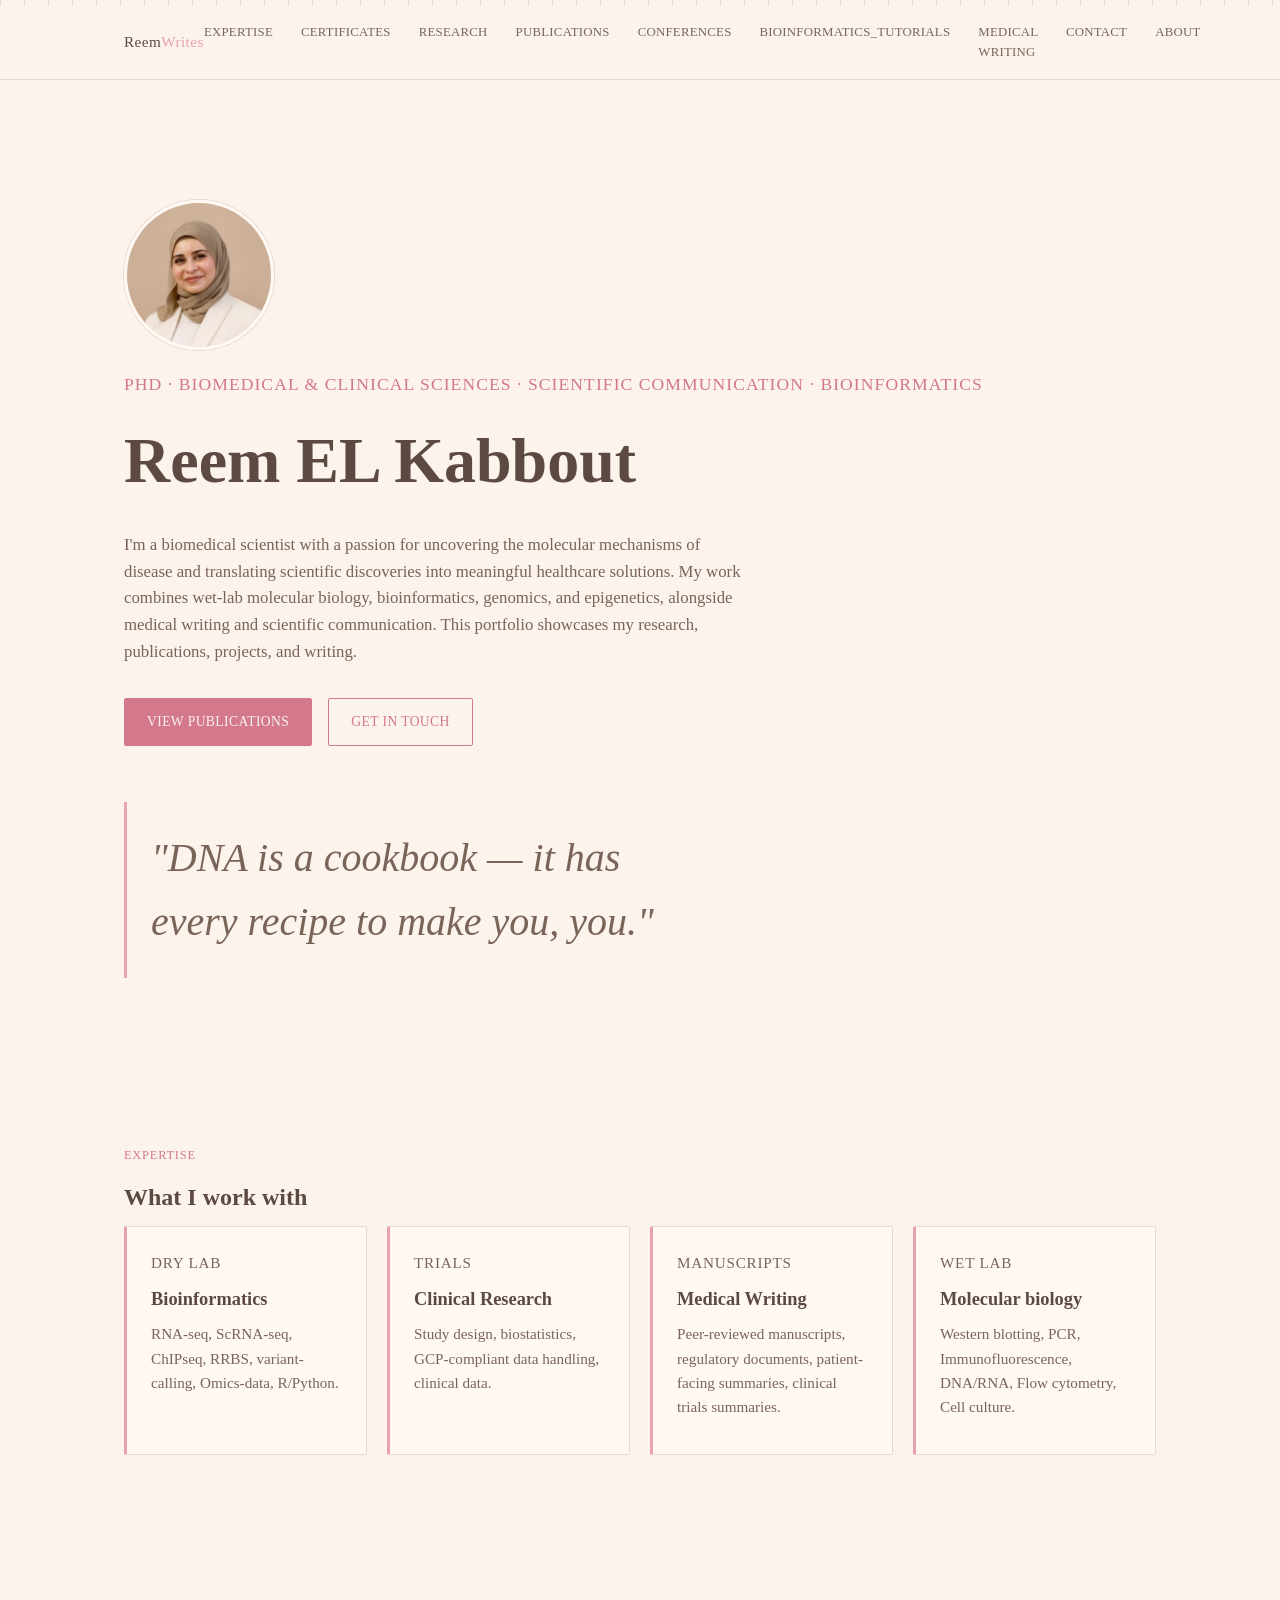
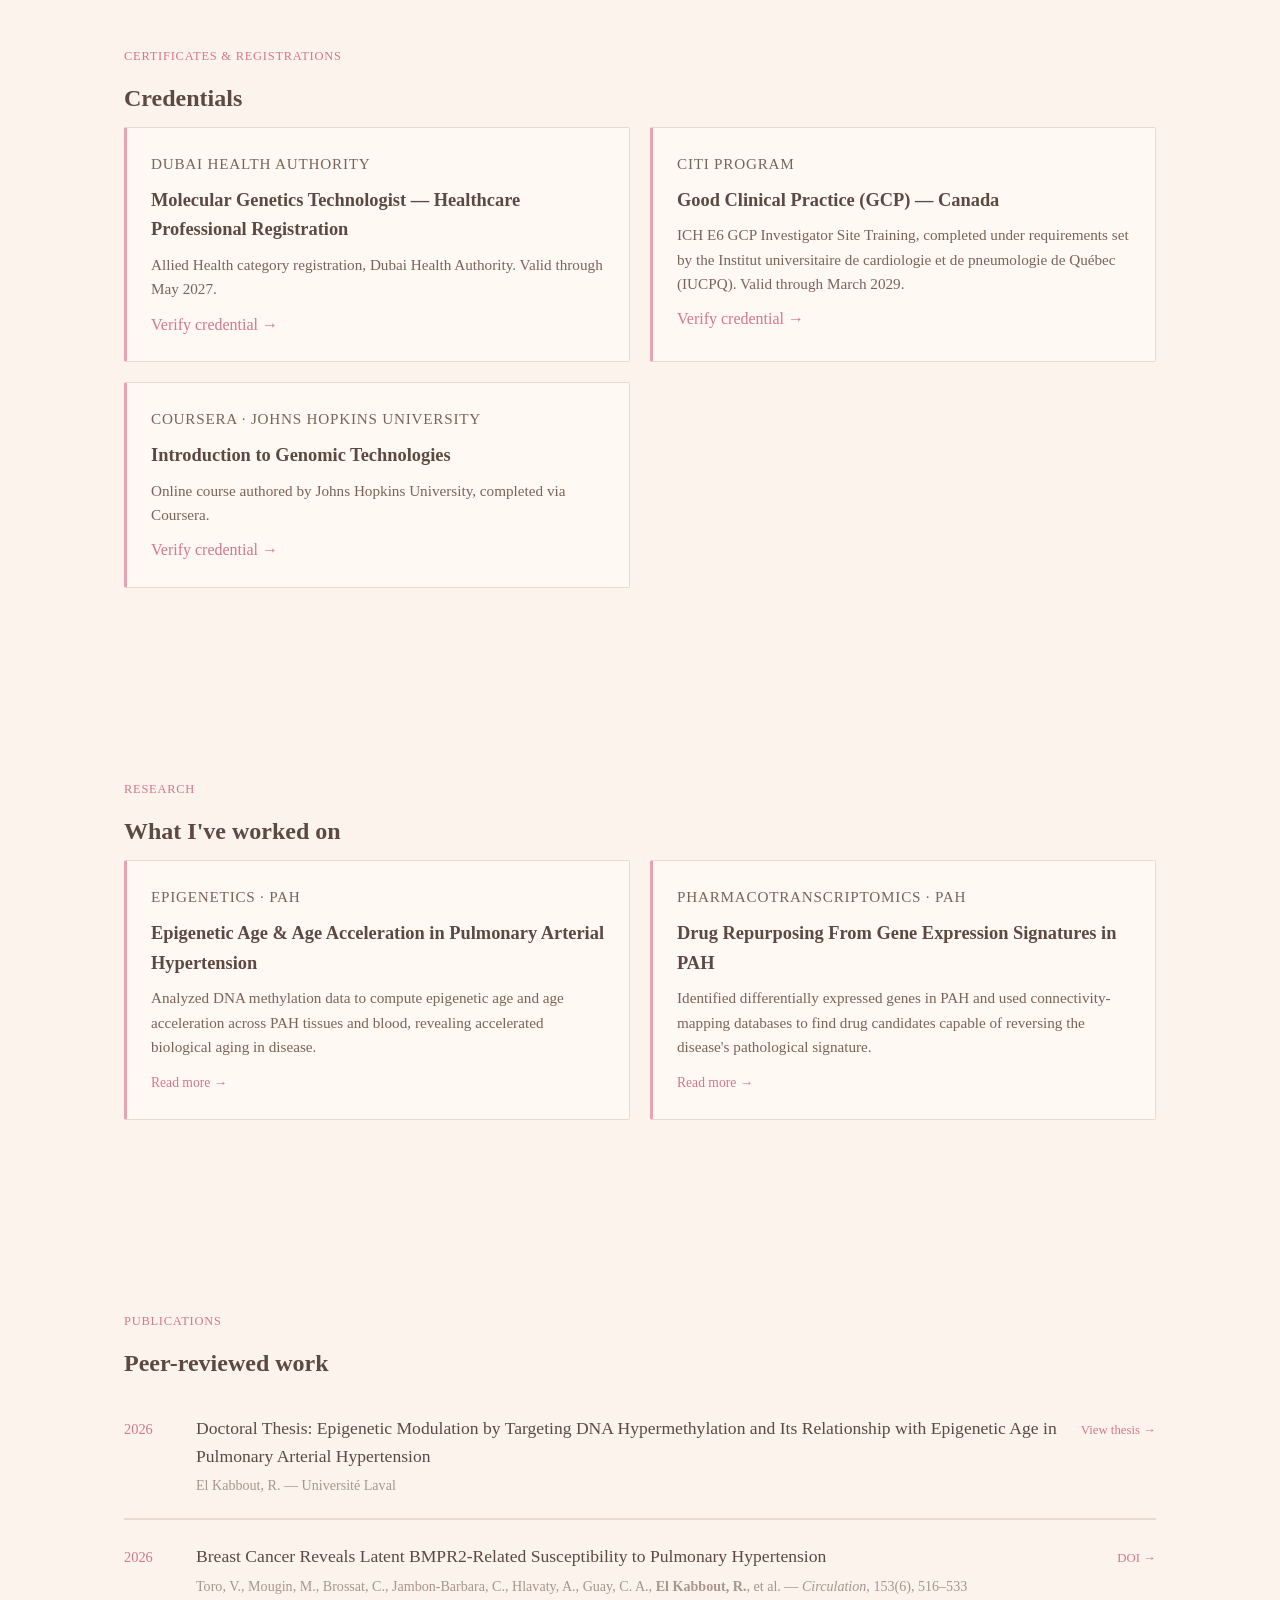
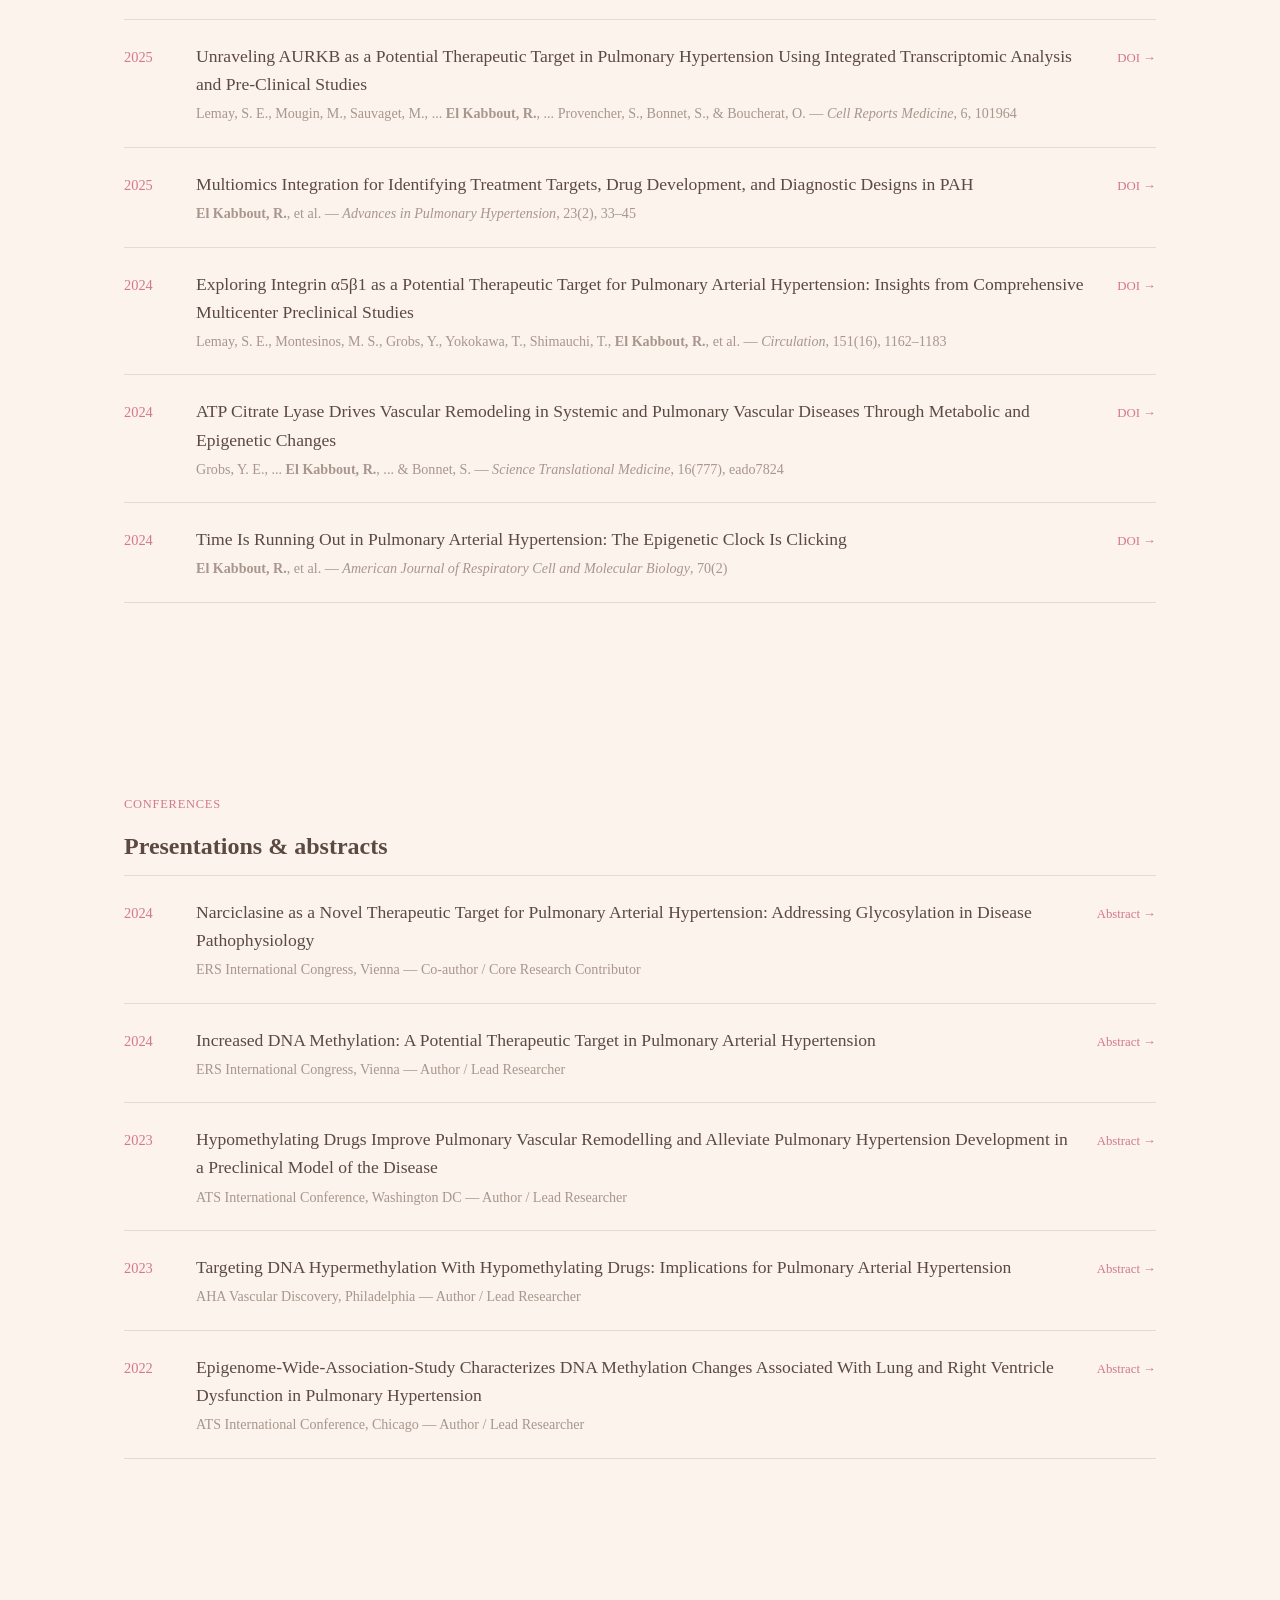
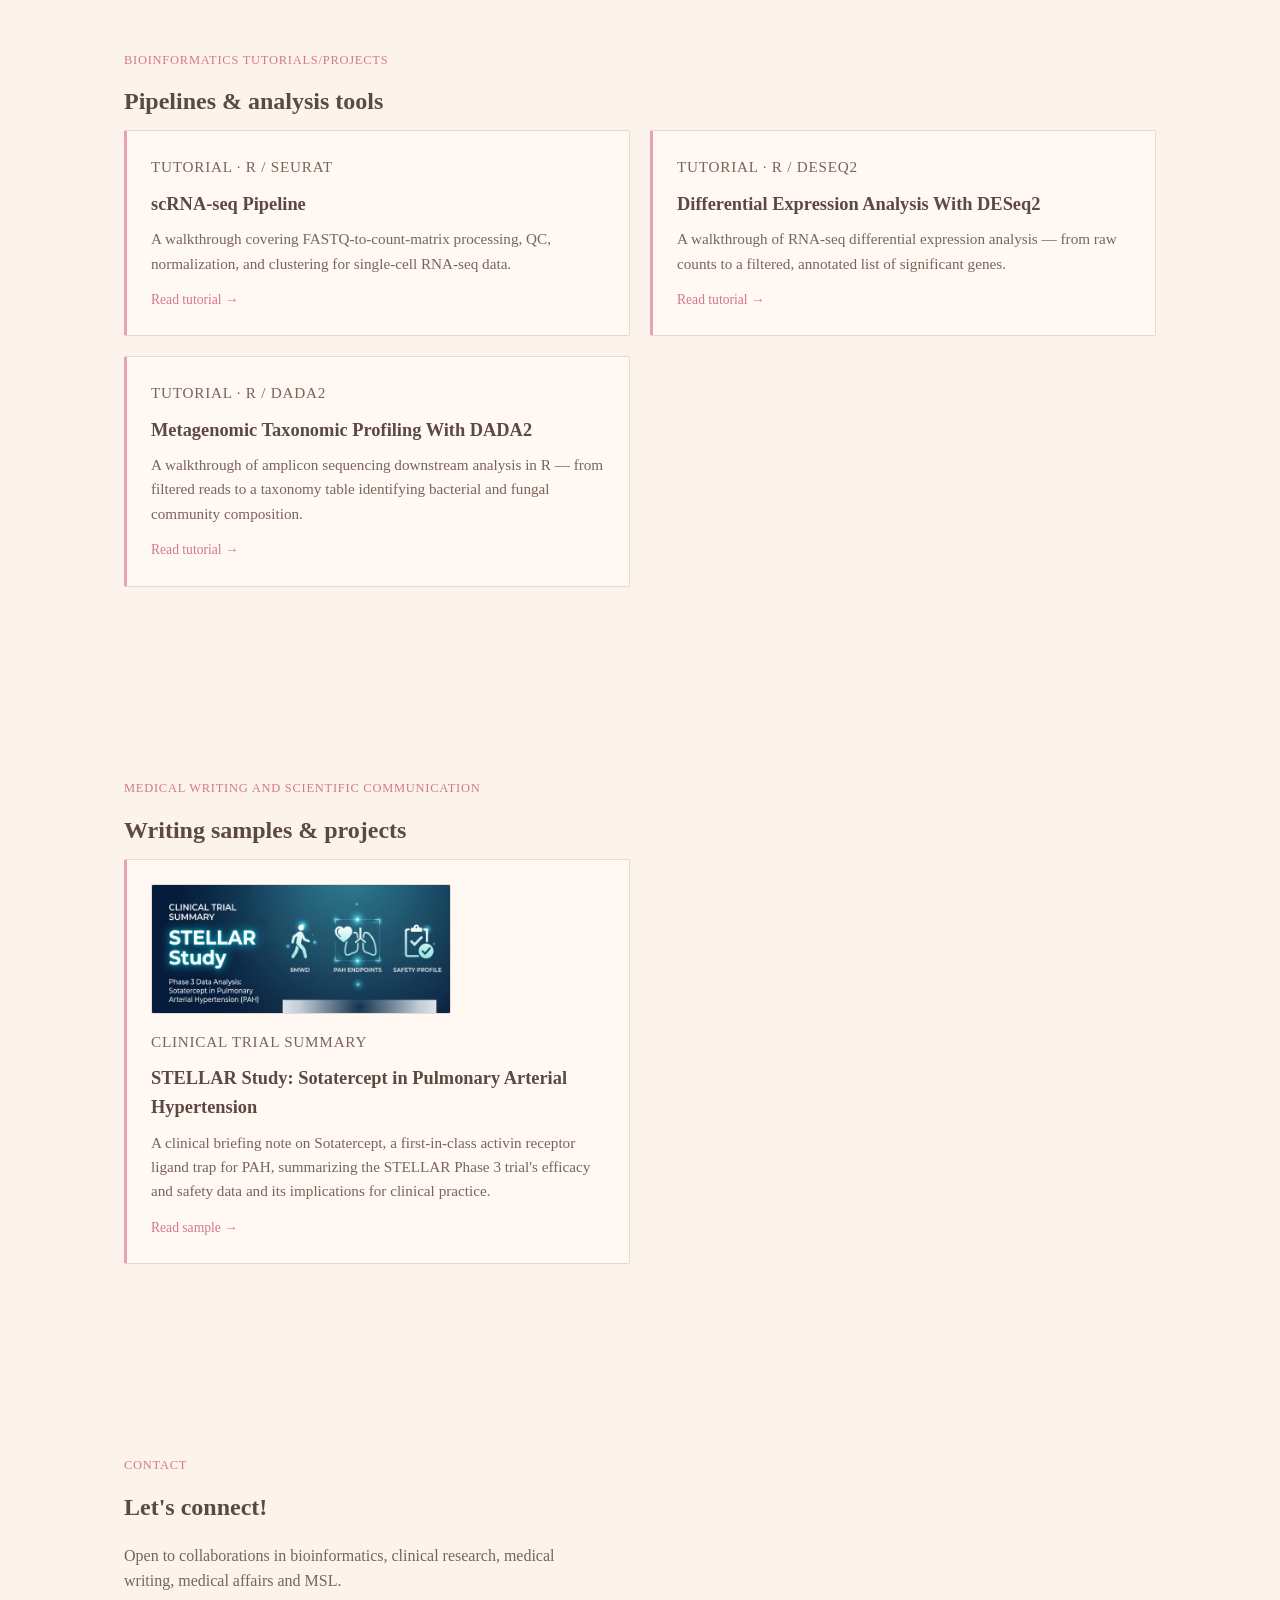
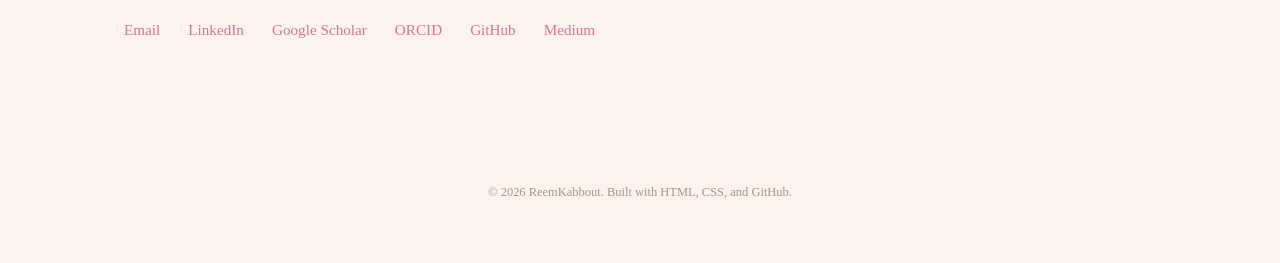
<file: index.html>
<!DOCTYPE html>
<html lang="en">
<head>
<meta charset="UTF-8">
<meta name="viewport" content="width=device-width, initial-scale=1.0">
<title> Reem EL Kabbout, PhD — Biomedical &amp; Clinical Sciences</title>
<meta name="description" content="I am a hybrid scientist bridging wet-lab molecular biology with dry-lab bioinformatics to advance translational research. With expertise in genomics, epigenetics, and biomedical sciences, I also specialize in medical writing and scientific communication, transforming complex research findings into meaningful narratives.">
<link rel="preconnect" href="https://fonts.googleapis.com">
<link rel="preconnect" href="https://fonts.gstatic.com" crossorigin>
<link href="https://fonts.googleapis.com/css2?family=Source+Serif+4:opsz,wght@8..60,400;8..60,600;8..60,700&family=Inter:wght@400;500;600&family=IBM+Plex+Mono:wght@400;500&display=swap" rel="stylesheet">
<link rel="stylesheet" href="style.css">
</head>
<body>

<!-- Sequence ruler / scroll progress -->
<div class="ruler" id="ruler" aria-hidden="true">
  <div class="ruler-fill" id="rulerFill"></div>
</div>

<header class="nav" id="nav">
  <div class="nav-inner">
    <a href="#home" class="nav-brand">Reem<span>Writes</span></a>
    <button class="nav-toggle" id="navToggle" aria-label="Toggle menu" aria-expanded="false">
      <span></span><span></span><span></span>
    </button>
    <nav class="nav-links" id="navLinks">
      <a href="#expertise">Expertise</a>
      <a href="#certificates">Certificates</a>
      <a href="#research">Research</a>
      <a href="#publications">Publications</a>
      <a href="#conferences">Conferences</a>
      <a href="#bioinformatics">Bioinformatics_Tutorials</a>
      <a href="#writing">Medical Writing</a>
      <a href="#contact">Contact</a>
      <a href="about.html">About</a>
    </nav>
  </div>
</header>

<main>

  <!-- HOME -->
  <section id="home" class="section hero">
    <img src="assets/profile-pic-zoomed-v3.png" alt="Reem El Kabbout" class="profile-pic">
    <p class="eyebrow hero-eyebrow">PHD &middot; BIOMEDICAL &amp; CLINICAL SCIENCES &middot; SCIENTIFIC COMMUNICATION &middot; BIOINFORMATICS</p>
    <h1>Reem EL Kabbout</h1>
    <p class="hero-sub">
      I'm a biomedical scientist with a passion for uncovering the molecular mechanisms of disease and translating scientific discoveries 
      into meaningful healthcare solutions. 
      My work combines wet-lab molecular biology, bioinformatics, genomics, and epigenetics, alongside medical writing and scientific 
      communication. 
      This portfolio showcases my research, publications, projects, and writing.
    </p>
    <div class="hero-actions">
      <a href="#publications" class="btn btn-primary">View publications</a>
      <a href="#contact" class="btn btn-ghost">Get in touch</a>
    </div>
  <blockquote class="hero-quote">
  "DNA is a cookbook — it has every recipe to make you, you."
</blockquote>
  </section>

  <!-- EXPERTISE -->
  <section id="expertise" class="section">
    <p class="eyebrow">EXPERTISE</p>
    <h2>What I work with</h2>
    <div class="grid grid-4up">
      <article class="panel">
        <p class="panel-tag">DRY LAB</p>
        <h3>Bioinformatics</h3>
        <p>RNA-seq, ScRNA-seq, ChIPseq, RRBS, variant-calling, Omics-data, R/Python.</p>
      </article>
      <article class="panel">
        <p class="panel-tag">TRIALS</p>
        <h3>Clinical Research</h3>
        <p>Study design, biostatistics, GCP-compliant data handling, clinical data.</p>
      </article>
      <article class="panel">
        <p class="panel-tag">MANUSCRIPTS</p>
        <h3>Medical Writing</h3>
        <p>Peer-reviewed manuscripts, regulatory documents, patient-facing summaries, clinical trials summaries.</p>
      </article>
      <article class="panel">
        <p class="panel-tag">WET LAB</p>
        <h3>Molecular biology</h3>
        <p>Western blotting, PCR, Immunofluorescence, DNA/RNA, Flow cytometry, Cell culture.</p>
      </article>
    </div>
  </section>
  
  <!-- CERTIFICATES -->
<section id="certificates" class="section">
  <p class="eyebrow">CERTIFICATES &amp; REGISTRATIONS</p>
  <h2>Credentials</h2>
  <div class="grid grid-2up">
    <article class="panel">
      <p class="panel-tag">DUBAI HEALTH AUTHORITY</p>
      <h3>Molecular Genetics Technologist — Healthcare Professional Registration</h3>
      <p>Allied Health category registration, Dubai Health Authority. Valid through May 2027.</p>
      <a href="https://services.dha.gov.ae/sheryan/wps/portal/home/services-professional/online-verification" target="_blank" rel="noopener">Verify credential &rarr;</a>
    </article>
    <article class="panel">
      <p class="panel-tag">CITI PROGRAM</p>
      <h3>Good Clinical Practice (GCP) — Canada</h3>
      <p>ICH E6 GCP Investigator Site Training, completed under requirements set by the Institut universitaire de cardiologie et de pneumologie de Québec (IUCPQ). Valid through March 2029.</p>
      <a href="https://www.citiprogram.org/verify/?w2615dc07-631a-4d52-a89d-3d85eeda1c5c-76095076" target="_blank" rel="noopener">Verify credential &rarr;</a>
    </article>
    <article class="panel">
      <p class="panel-tag">COURSERA &middot; JOHNS HOPKINS UNIVERSITY</p>
      <h3>Introduction to Genomic Technologies</h3>
      <p>Online course authored by Johns Hopkins University, completed via Coursera.</p>
      <a href="https://coursera.org/verify/68MGT2ITQLOZ" target="_blank" rel="noopener">Verify credential &rarr;</a>
    </article>
  </div>
</section>

<!-- RESEARCH TEASER -->
<section id="research" class="section">
  <p class="eyebrow">RESEARCH</p>
  <h2>What I've worked on</h2>
  <div class="grid grid-2up">
    <article class="project-card">
      <p class="panel-tag">EPIGENETICS &middot; PAH</p>
      <h3>Epigenetic Age &amp; Age Acceleration in Pulmonary Arterial Hypertension</h3>
      <p>Analyzed DNA methylation data to compute epigenetic age and age acceleration across PAH tissues and blood, revealing accelerated biological aging in disease.</p>
      <a href="research.html#epigenetic-age">Read more &rarr;</a>
    </article>
    <article class="project-card">
  <p class="panel-tag">PHARMACOTRANSCRIPTOMICS &middot; PAH</p>
  <h3>Drug Repurposing From Gene Expression Signatures in PAH</h3>
  <p>Identified differentially expressed genes in PAH and used connectivity-mapping databases to find drug candidates capable of reversing the disease's pathological signature.</p>
  <a href="research.html#pharmaco">Read more &rarr;</a>
</article>
  </div>
</section>
  
  <!-- PUBLICATIONS -->
  <section id="publications" class="section">
    <p class="eyebrow">PUBLICATIONS</p>
    <h2>Peer-reviewed work</h2>
    <li class="pub-item">
  <span class="pub-year">2026</span>
  <div class="pub-body">
    <p class="pub-title">Doctoral Thesis: Epigenetic Modulation by Targeting DNA Hypermethylation and Its Relationship with Epigenetic Age in Pulmonary Arterial Hypertension</p>
    <p class="pub-meta">El Kabbout, R. — Université Laval</p>
  </div>
  <a class="pub-link" href="https://corpus.ulaval.ca/entities/publication/96dbbd23-be89-4f25-bf21-60037553fc4e" target="_blank" rel="noopener">View thesis &rarr;</a>
</li>
   <ul class="pub-list">
  <li class="pub-item">
    <span class="pub-year">2026</span>
    <div class="pub-body">
      <p class="pub-title">Breast Cancer Reveals Latent BMPR2-Related Susceptibility to Pulmonary Hypertension</p>
      <p class="pub-meta">Toro, V., Mougin, M., Brossat, C., Jambon-Barbara, C., Hlavaty, A., Guay, C. A., <strong>El Kabbout, R.</strong>, et al. — <em>Circulation</em>, 153(6), 516–533</p>
    </div>
    <a class="pub-link" href="https://doi.org/10.1161/CIRCULATIONAHA.125.079067" target="_blank" rel="noopener">DOI &rarr;</a>
  </li>
  <li class="pub-item">
    <span class="pub-year">2025</span>
    <div class="pub-body">
      <p class="pub-title">Unraveling AURKB as a Potential Therapeutic Target in Pulmonary Hypertension Using Integrated Transcriptomic Analysis and Pre-Clinical Studies</p>
      <p class="pub-meta">Lemay, S. E., Mougin, M., Sauvaget, M., ... <strong>El Kabbout, R.</strong>, ... Provencher, S., Bonnet, S., &amp; Boucherat, O. — <em>Cell Reports Medicine</em>, 6, 101964</p>
    </div>
    <a class="pub-link" href="https://doi.org/10.1016/j.xcrm.2025.101964" target="_blank" rel="noopener">DOI &rarr;</a>
  </li>
  <li class="pub-item">
    <span class="pub-year">2025</span>
    <div class="pub-body">
      <p class="pub-title">Multiomics Integration for Identifying Treatment Targets, Drug Development, and Diagnostic Designs in PAH</p>
      <p class="pub-meta"><strong>El Kabbout, R.</strong>, et al. — <em>Advances in Pulmonary Hypertension</em>, 23(2), 33–45</p>
    </div>
    <a class="pub-link" href="https://doi.org/10.21693/1933-088X-23.2.33" target="_blank" rel="noopener">DOI &rarr;</a>
  </li>
  <li class="pub-item">
    <span class="pub-year">2024</span>
    <div class="pub-body">
      <p class="pub-title">Exploring Integrin α5β1 as a Potential Therapeutic Target for Pulmonary Arterial Hypertension: Insights from Comprehensive Multicenter Preclinical Studies</p>
      <p class="pub-meta">Lemay, S. E., Montesinos, M. S., Grobs, Y., Yokokawa, T., Shimauchi, T., <strong>El Kabbout, R.</strong>, et al. — <em>Circulation</em>, 151(16), 1162–1183</p>
    </div>
    <a class="pub-link" href="https://doi.org/10.1161/CIRCULATIONAHA.124.070693" target="_blank" rel="noopener">DOI &rarr;</a>
  </li>
  <li class="pub-item">
    <span class="pub-year">2024</span>
    <div class="pub-body">
      <p class="pub-title">ATP Citrate Lyase Drives Vascular Remodeling in Systemic and Pulmonary Vascular Diseases Through Metabolic and Epigenetic Changes</p>
      <p class="pub-meta">Grobs, Y. E., ... <strong>El Kabbout, R.</strong>, ... &amp; Bonnet, S. — <em>Science Translational Medicine</em>, 16(777), eado7824</p>
    </div>
    <a class="pub-link" href="https://doi.org/10.1126/scitranslmed.ado7824" target="_blank" rel="noopener">DOI &rarr;</a>
  </li>
  <li class="pub-item">
    <span class="pub-year">2024</span>
    <div class="pub-body">
      <p class="pub-title">Time Is Running Out in Pulmonary Arterial Hypertension: The Epigenetic Clock Is Clicking</p>
      <p class="pub-meta"><strong>El Kabbout, R.</strong>, et al. — <em>American Journal of Respiratory Cell and Molecular Biology</em>, 70(2)</p>
    </div>
    <a class="pub-link" href="https://doi.org/10.1165/rcmb.2023-0335LE" target="_blank" rel="noopener">DOI &rarr;</a>
  </li>
</ul>
  </section>

<!-- CONFERENCES -->
<section id="conferences" class="section">
  <p class="eyebrow">CONFERENCES</p>
  <h2>Presentations &amp; abstracts</h2>
  <ul class="pub-list">
    <li class="pub-item">
      <span class="pub-year">2024</span>
      <div class="pub-body">
        <p class="pub-title">Narciclasine as a Novel Therapeutic Target for Pulmonary Arterial Hypertension: Addressing Glycosylation in Disease Pathophysiology</p>
        <p class="pub-meta">ERS International Congress, Vienna — Co-author / Core Research Contributor</p>
      </div>
      <a class="pub-link" href="https://publications.ersnet.org/content/erj/64/suppl68/pa1612" target="_blank" rel="noopener">Abstract &rarr;</a>
    </li>
    <li class="pub-item">
      <span class="pub-year">2024</span>
      <div class="pub-body">
        <p class="pub-title">Increased DNA Methylation: A Potential Therapeutic Target in Pulmonary Arterial Hypertension</p>
        <p class="pub-meta">ERS International Congress, Vienna — Author / Lead Researcher</p>
      </div>
      <a class="pub-link" href="https://publications.ersnet.org/content/erj/64/suppl68/pa1608" target="_blank" rel="noopener">Abstract &rarr;</a>
    </li>
    <li class="pub-item">
      <span class="pub-year">2023</span>
      <div class="pub-body">
        <p class="pub-title">Hypomethylating Drugs Improve Pulmonary Vascular Remodelling and Alleviate Pulmonary Hypertension Development in a Preclinical Model of the Disease</p>
        <p class="pub-meta">ATS International Conference, Washington DC — Author / Lead Researcher</p>
      </div>
      <a class="pub-link" href="https://academic.oup.com/ajrccm/article/207/Supplement_1/A6252/8549692" target="_blank" rel="noopener">Abstract &rarr;</a>
    </li>
    <li class="pub-item">
      <span class="pub-year">2023</span>
      <div class="pub-body">
        <p class="pub-title">Targeting DNA Hypermethylation With Hypomethylating Drugs: Implications for Pulmonary Arterial Hypertension</p>
        <p class="pub-meta">AHA Vascular Discovery, Philadelphia — Author / Lead Researcher</p>
      </div>
      <a class="pub-link" href="https://www.ahajournals.org/doi/10.1161/circ.148.suppl_1.17430" target="_blank" rel="noopener">Abstract &rarr;</a>
    </li>
    <li class="pub-item">
      <span class="pub-year">2022</span>
      <div class="pub-body">
        <p class="pub-title">Epigenome-Wide-Association-Study Characterizes DNA Methylation Changes Associated With Lung and Right Ventricle Dysfunction in Pulmonary Hypertension</p>
        <p class="pub-meta">ATS International Conference, Chicago — Author / Lead Researcher</p>
      </div>
      <a class="pub-link" href="https://www.ahajournals.org/doi/abs/10.1161/circ.146.suppl_1.9929" target="_blank" rel="noopener">Abstract &rarr;</a>
    </li>
  </ul>
</section>  

  
  <!-- BIOINFORMATICS PROJECTS -->
  <section id="bioinformatics" class="section">
    <p class="eyebrow">BIOINFORMATICS TUTORIALS/PROJECTS</p>
    <h2>Pipelines &amp; analysis tools</h2>
    <div class="grid grid-2up">
      <article class="project-card">
  <p class="panel-tag">TUTORIAL &middot; R / SEURAT</p>
  <h3>scRNA-seq Pipeline</h3>
  <p>A walkthrough covering FASTQ-to-count-matrix processing, QC, normalization, and clustering for single-cell RNA-seq data.</p>
  <a href="tutorial-scrna-seq.html">Read tutorial &rarr;</a>
</article>
      <article class="project-card">
  <p class="panel-tag">TUTORIAL &middot; R / DESEQ2</p>
  <h3>Differential Expression Analysis With DESeq2</h3>
  <p>A walkthrough of RNA-seq differential expression analysis — from raw counts to a filtered, annotated list of significant genes.</p>
  <a href="tutorial-deseq2.html">Read tutorial &rarr;</a>
</article>
      <article class="project-card">
  <p class="panel-tag">TUTORIAL &middot; R / DADA2</p>
  <h3>Metagenomic Taxonomic Profiling With DADA2</h3>
  <p>A walkthrough of amplicon sequencing downstream analysis in R — from filtered reads to a taxonomy table identifying bacterial and fungal community composition.</p>
  <a href="tutorial-dada2-metagenomics.html">Read tutorial &rarr;</a>
</article>
    </div>
  </section>

  <!-- MEDICAL WRITING -->
<section id="writing" class="section">
  <p class="eyebrow">MEDICAL WRITING AND SCIENTIFIC COMMUNICATION</p>
  <h2>Writing samples &amp; projects</h2>
  <div class="grid grid-2up">
    <article class="project-card">
      <img src="assets/image.jpg" alt="STELLAR Study clinical trial summary cover" class="project-cover">
      <p class="panel-tag">CLINICAL TRIAL SUMMARY</p>
      <h3>STELLAR Study: Sotatercept in Pulmonary Arterial Hypertension</h3>
      <p>A clinical briefing note on Sotatercept, a first-in-class activin receptor ligand trap for PAH, summarizing the STELLAR Phase 3 trial's efficacy and safety data and its implications for clinical practice.</p>
      <a href="assets/ReemKabbout_Clinical_Brief_Sotatercept_PAH.pdf" target="_blank" rel="noopener">Read sample &rarr;</a>
    </article>
  </div>
</section>

  <!-- CONTACT -->
  <section id="contact" class="section contact">
    <p class="eyebrow">CONTACT</p>
    <h2>Let's connect!</h2>
    <p class="contact-sub">Open to collaborations in bioinformatics, clinical research, medical writing, medical affairs and MSL.</p>
    <div class="contact-links">
      <a href="mailto:reemelkabbout@gmail.com">Email</a>
      <a href="https://linkedin.com/in/reemkabbout" target="_blank" rel="noopener">LinkedIn</a>
      <a href="https://scholar.google.com/citations?user=mtKhc0IAAAAJ&hl=en" target="_blank" rel="noopener">Google Scholar</a>
      <a href="https://orcid.org/0009-0003-8041-2522" target="_blank" rel="noopener">ORCID</a>
      <a href="https://github.com/reemelkabbout" target="_blank" rel="noopener">GitHub</a>
       <a href="https://medium.com/@reemelkabbout" target="_blank" rel="noopener">Medium</a>
    </div>
  </section>

</main>

<footer class="footer">
  <p>&copy; <span id="year"></span> ReemKabbout. Built with HTML, CSS, and GitHub.</p>
</footer>

<script src="script.js"></script>
</body>
</html>
</file>
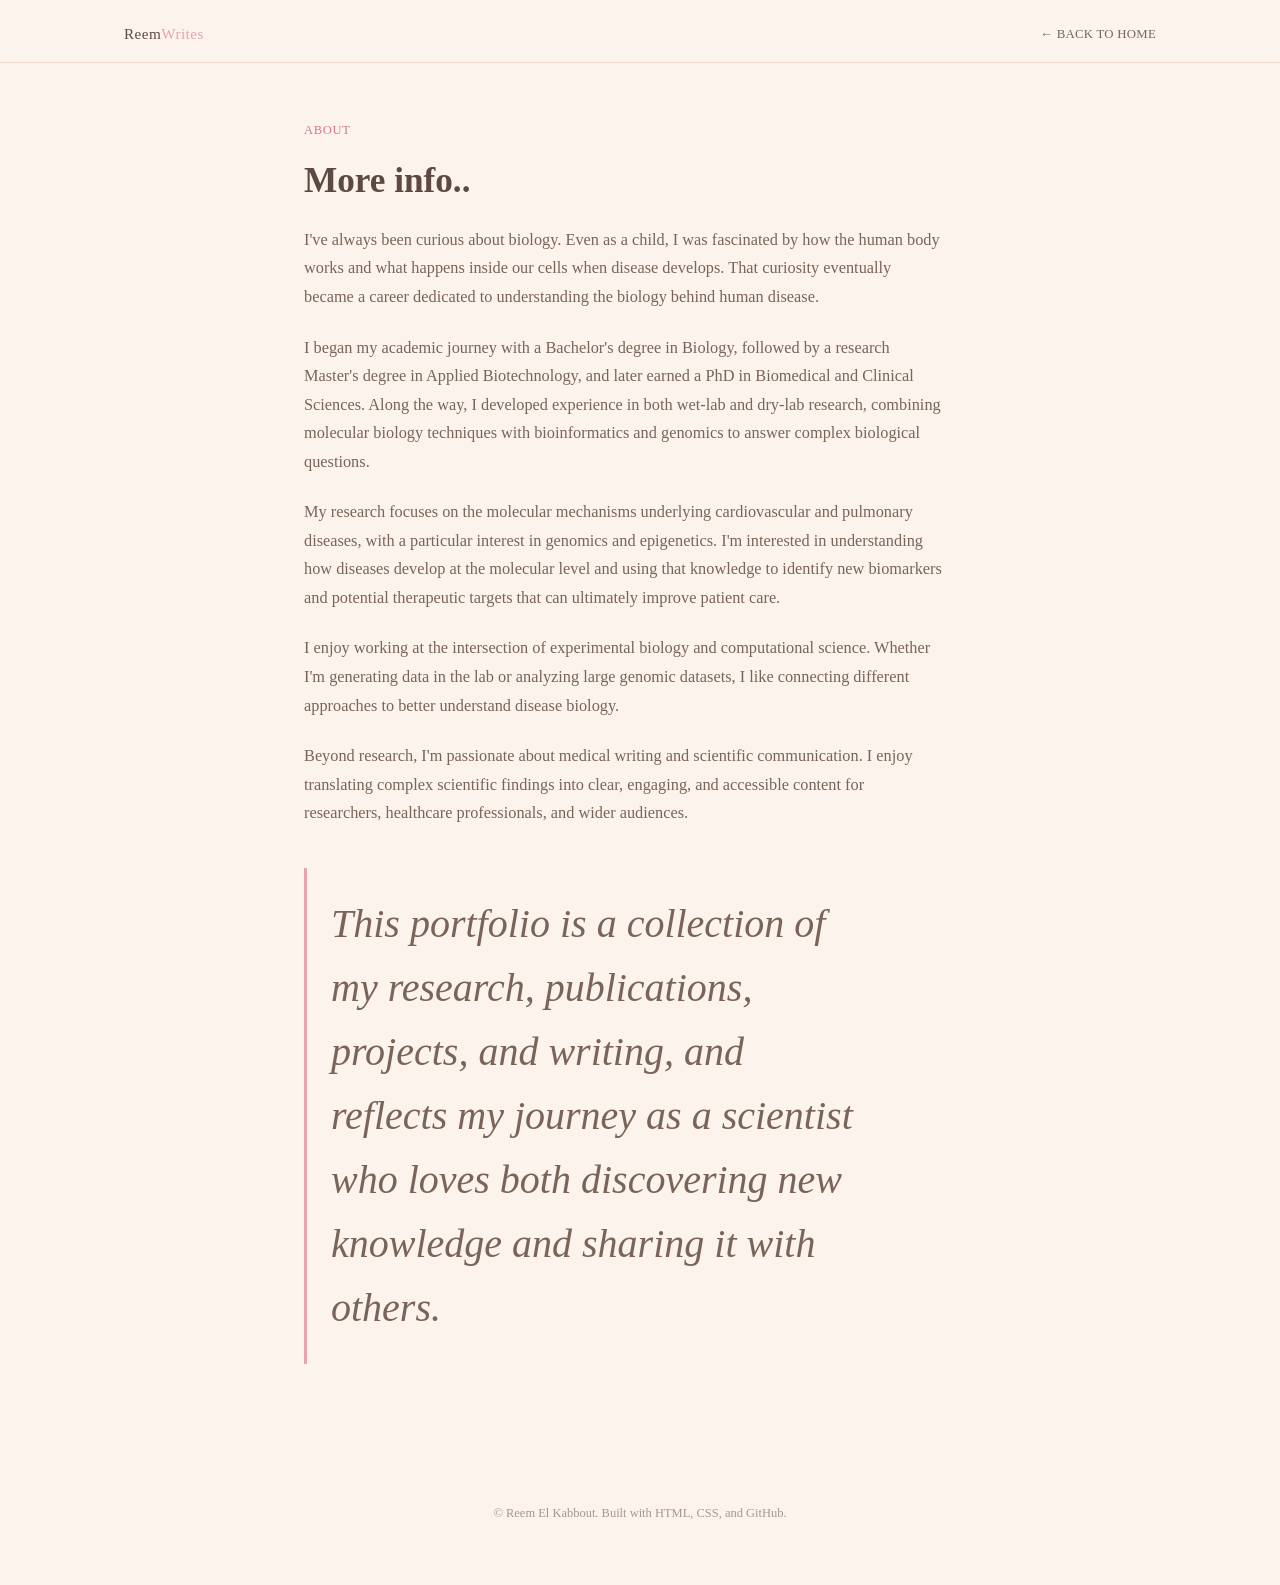
<file: about.html>
<!DOCTYPE html>
<html lang="en">
<head>
<meta charset="UTF-8">
<meta name="viewport" content="width=device-width, initial-scale=1.0">
<title>About — Reem El Kabbout</title>
<link rel="preconnect" href="https://fonts.googleapis.com">
<link rel="preconnect" href="https://fonts.gstatic.com" crossorigin>
<link href="https://fonts.googleapis.com/css2?family=Source+Serif+4:opsz,wght@8..60,400;8..60,600;8..60,700&family=Inter:wght@400;500;600&family=IBM+Plex+Mono:wght@400;500&display=swap" rel="stylesheet">
<link rel="stylesheet" href="style.css">
</head>
<body>

<header class="nav">
  <div class="nav-inner">
    <a href="index.html" class="nav-brand">Reem<span>Writes</span></a>
    <nav class="nav-links">
      <a href="index.html">&larr; Back to Home</a>
    </nav>
  </div>
</header>

<main>
  <section class="section" style="padding-top:64px; max-width:720px;">
    <p class="eyebrow">ABOUT</p>
    <h1 style="font-size:2.2rem;">More info..</h1>

    <p class="about-text">
      I've always been curious about biology. Even as a child, I was fascinated by how the
      human body works and what happens inside our cells when disease develops. That curiosity
      eventually became a career dedicated to understanding the biology behind human disease.
    </p>

    <p class="about-text">
      I began my academic journey with a Bachelor's degree in Biology, followed by a research Master's
      degree in Applied Biotechnology, and later earned a PhD in Biomedical and
      Clinical Sciences. Along the way, I developed experience in both wet-lab and dry-lab
      research, combining molecular biology techniques with bioinformatics and genomics to
      answer complex biological questions.
    </p>

    <p class="about-text">
      My research focuses on the molecular mechanisms underlying cardiovascular and pulmonary
      diseases, with a particular interest in genomics and epigenetics. I'm interested in
      understanding how diseases develop at the molecular level and using that knowledge to
      identify new biomarkers and potential therapeutic targets that can ultimately improve
      patient care.
    </p>

    <p class="about-text">
      I enjoy working at the intersection of experimental biology and computational science.
      Whether I'm generating data in the lab or analyzing large genomic datasets, I like
      connecting different approaches to better understand disease biology.
    </p>

    <p class="about-text">
      Beyond research, I'm passionate about medical writing and scientific communication.
      I enjoy translating complex scientific findings into clear, engaging, and accessible
      content for researchers, healthcare professionals, and wider audiences.
    </p>

    <blockquote class="hero-quote">
      This portfolio is a collection of my research, publications, projects, and writing,
      and reflects my journey as a scientist who loves both discovering new knowledge and
      sharing it with others.
    </blockquote>

  </section>
</main>

<footer class="footer">
  <p>&copy; <span id="year"></span> Reem El Kabbout. Built with HTML, CSS, and GitHub.</p>
</footer>
<script src="script.js"></script>
</body>
</html>
</file>
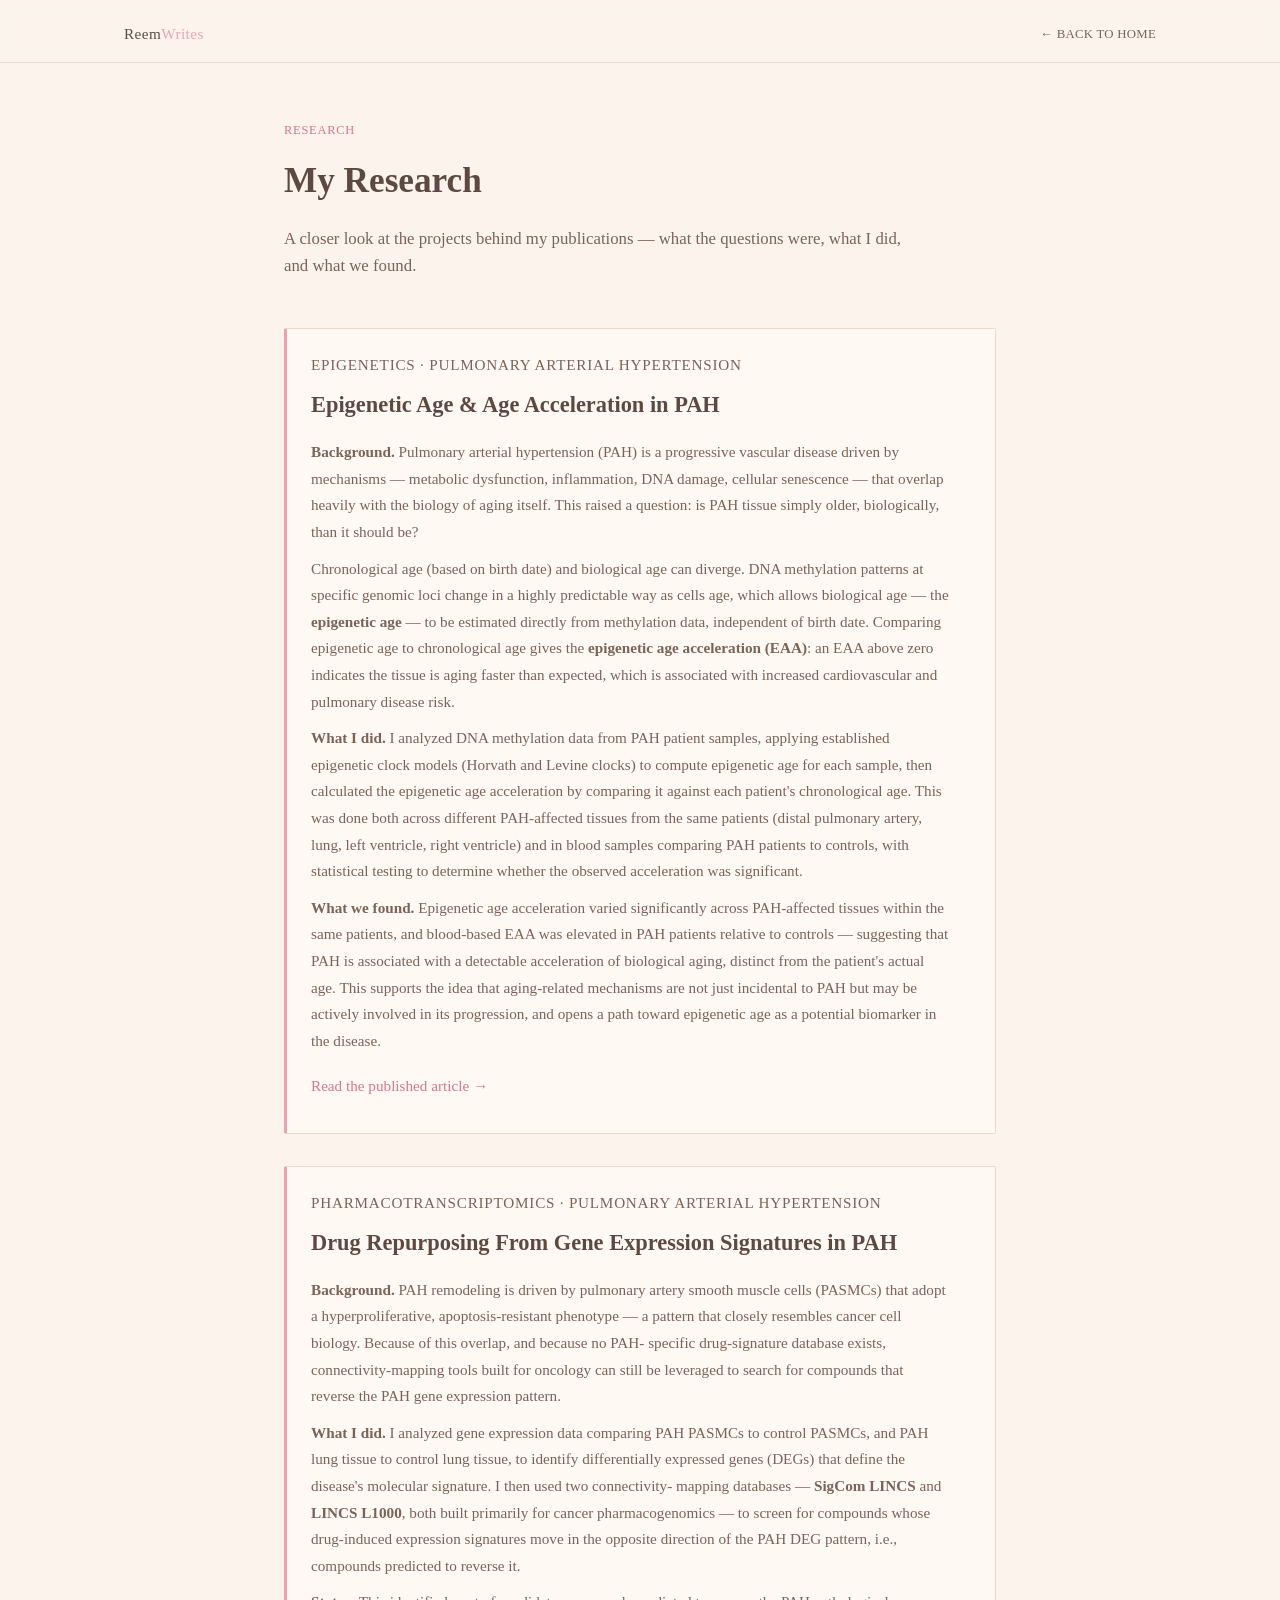
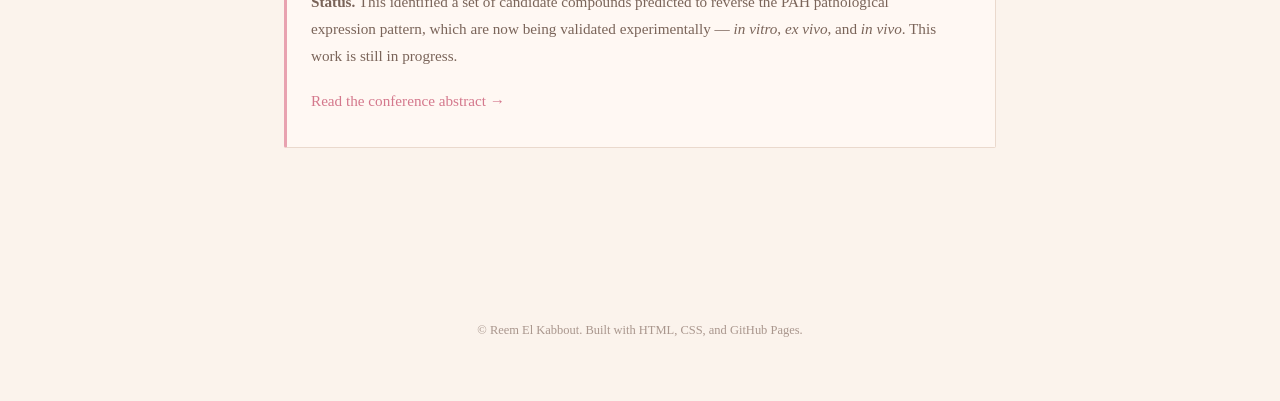
<file: research.html>
<!DOCTYPE html>
<html lang="en">
<head>
<meta charset="UTF-8">
<meta name="viewport" content="width=device-width, initial-scale=1.0">
<title>Research — Reem El Kabbout</title>
<link rel="preconnect" href="https://fonts.googleapis.com">
<link rel="preconnect" href="https://fonts.gstatic.com" crossorigin>
<link href="https://fonts.googleapis.com/css2?family=Source+Serif+4:opsz,wght@8..60,400;8..60,600;8..60,700&family=Inter:wght@400;500;600&family=IBM+Plex+Mono:wght@400;500&display=swap" rel="stylesheet">
<link rel="stylesheet" href="style.css">
</head>
<body>

<header class="nav">
  <div class="nav-inner">
    <a href="index.html" class="nav-brand">Reem<span>Writes</span></a>
    <nav class="nav-links">
      <a href="index.html">&larr; Back to Home</a>
    </nav>
  </div>
</header>

<main>
  <section class="section" style="padding-top:64px; max-width:760px;">
    <p class="eyebrow">RESEARCH</p>
    <h1 style="font-size:2.2rem;">My Research</h1>
    <p class="hero-sub" style="margin-bottom:48px;">
      A closer look at the projects behind my publications — what the questions were,
      what I did, and what we found.
    </p>

    <!-- THEME: EPIGENETIC AGE -->
    <article class="panel" id="epigenetic-age" style="margin-bottom:32px; scroll-margin-top:100px;">
      <p class="panel-tag">EPIGENETICS &middot; PULMONARY ARTERIAL HYPERTENSION</p>
      <h3 style="font-size:1.4rem;">Epigenetic Age &amp; Age Acceleration in PAH</h3>

      <p class="about-text" style="margin-top:16px;">
        <strong>Background.</strong> Pulmonary arterial hypertension (PAH) is a progressive
        vascular disease driven by mechanisms — metabolic dysfunction, inflammation, DNA damage,
        cellular senescence — that overlap heavily with the biology of aging itself. This raised
        a question: is PAH tissue simply older, biologically, than it should be?
      </p>

      <p class="about-text">
        Chronological age (based on birth date) and biological age can diverge. DNA methylation
        patterns at specific genomic loci change in a highly predictable way as cells age, which
        allows biological age — the <strong>epigenetic age</strong> — to be estimated directly
        from methylation data, independent of birth date. Comparing epigenetic age to
        chronological age gives the <strong>epigenetic age acceleration (EAA)</strong>: an EAA
        above zero indicates the tissue is aging faster than expected, which is associated with
        increased cardiovascular and pulmonary disease risk.
      </p>

      <p class="about-text">
        <strong>What I did.</strong> I analyzed DNA methylation data from PAH patient samples,
        applying established epigenetic clock models (Horvath and Levine clocks) to compute
        epigenetic age for each sample, then calculated the epigenetic age acceleration by
        comparing it against each patient's chronological age. This was done both across
        different PAH-affected tissues from the same patients (distal pulmonary artery, lung,
        left ventricle, right ventricle) and in blood samples comparing PAH patients to controls,
        with statistical testing to determine whether the observed acceleration was significant.
      </p>

      <p class="about-text">
        <strong>What we found.</strong> Epigenetic age acceleration varied significantly across
        PAH-affected tissues within the same patients, and blood-based EAA was elevated in PAH
        patients relative to controls — suggesting that PAH is associated with a detectable
        acceleration of biological aging, distinct from the patient's actual age. This supports
        the idea that aging-related mechanisms are not just incidental to PAH but may be
        actively involved in its progression, and opens a path toward epigenetic age as a
        potential biomarker in the disease.
      </p>

      <p style="margin-top:20px;">
        <a href="https://academic.oup.com/ajrcmb/article-abstract/70/2/140/8416154" target="_blank" rel="noopener">Read the published article &rarr;</a>
      </p>
    </article>
    
    <!-- THEME: PHARMACOTRANSCRIPTOMICS -->
<article class="panel" id="pharmaco" style="margin-bottom:32px; scroll-margin-top:100px;">
  <p class="panel-tag">PHARMACOTRANSCRIPTOMICS &middot; PULMONARY ARTERIAL HYPERTENSION</p>
  <h3 style="font-size:1.4rem;">Drug Repurposing From Gene Expression Signatures in PAH</h3>

  <p class="about-text" style="margin-top:16px;">
    <strong>Background.</strong> PAH remodeling is driven by pulmonary artery smooth muscle
    cells (PASMCs) that adopt a hyperproliferative, apoptosis-resistant phenotype — a pattern
    that closely resembles cancer cell biology. Because of this overlap, and because no PAH-
    specific drug-signature database exists, connectivity-mapping tools built for oncology can
    still be leveraged to search for compounds that reverse the PAH gene expression pattern.
  </p>

  <p class="about-text">
    <strong>What I did.</strong> I analyzed gene expression data comparing PAH PASMCs to control
    PASMCs, and PAH lung tissue to control lung tissue, to identify differentially expressed
    genes (DEGs) that define the disease's molecular signature. I then used two connectivity-
    mapping databases — <strong>SigCom LINCS</strong> and <strong>LINCS L1000</strong>, both
    built primarily for cancer pharmacogenomics — to screen for compounds whose drug-induced
    expression signatures move in the opposite direction of the PAH DEG pattern, i.e.,
    compounds predicted to reverse it.
  </p>

  <p class="about-text">
    <strong>Status.</strong> This identified a set of candidate compounds predicted to reverse
    the PAH pathological expression pattern, which are now being validated experimentally —
    <em>in vitro</em>, <em>ex vivo</em>, and <em>in vivo</em>. This work is still in progress.
  </p>

  <p style="margin-top:20px;">
    <a href="https://publications.ersnet.org/content/erj/64/suppl68/pa1612" target="_blank" rel="noopener">Read the conference abstract &rarr;</a>
  </p>
</article>

    <!-- Future research themes go here as additional <article class="panel"> blocks -->

  </section>
</main>

<footer class="footer">
  <p>&copy; <span id="year"></span> Reem El Kabbout. Built with HTML, CSS, and GitHub Pages.</p>
</footer>
<script src="script.js"></script>
</body>
</html>
</file>
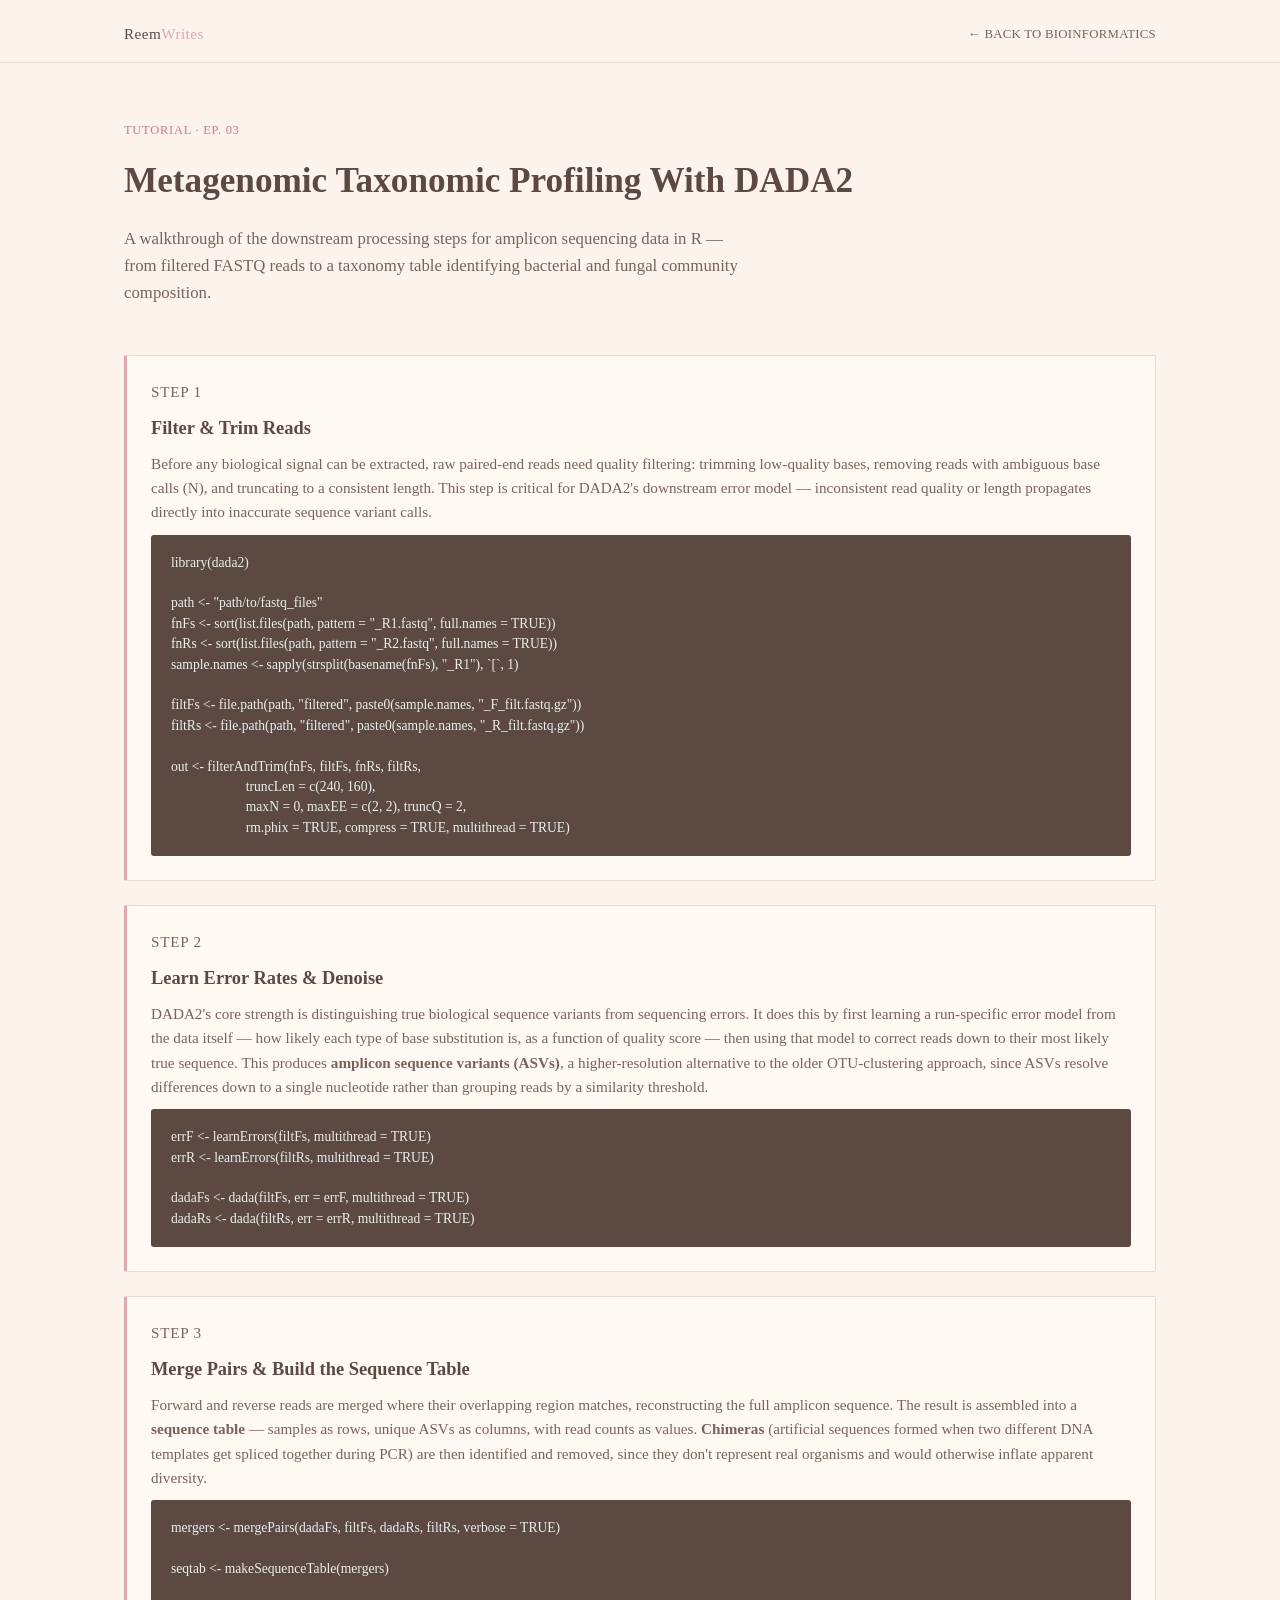
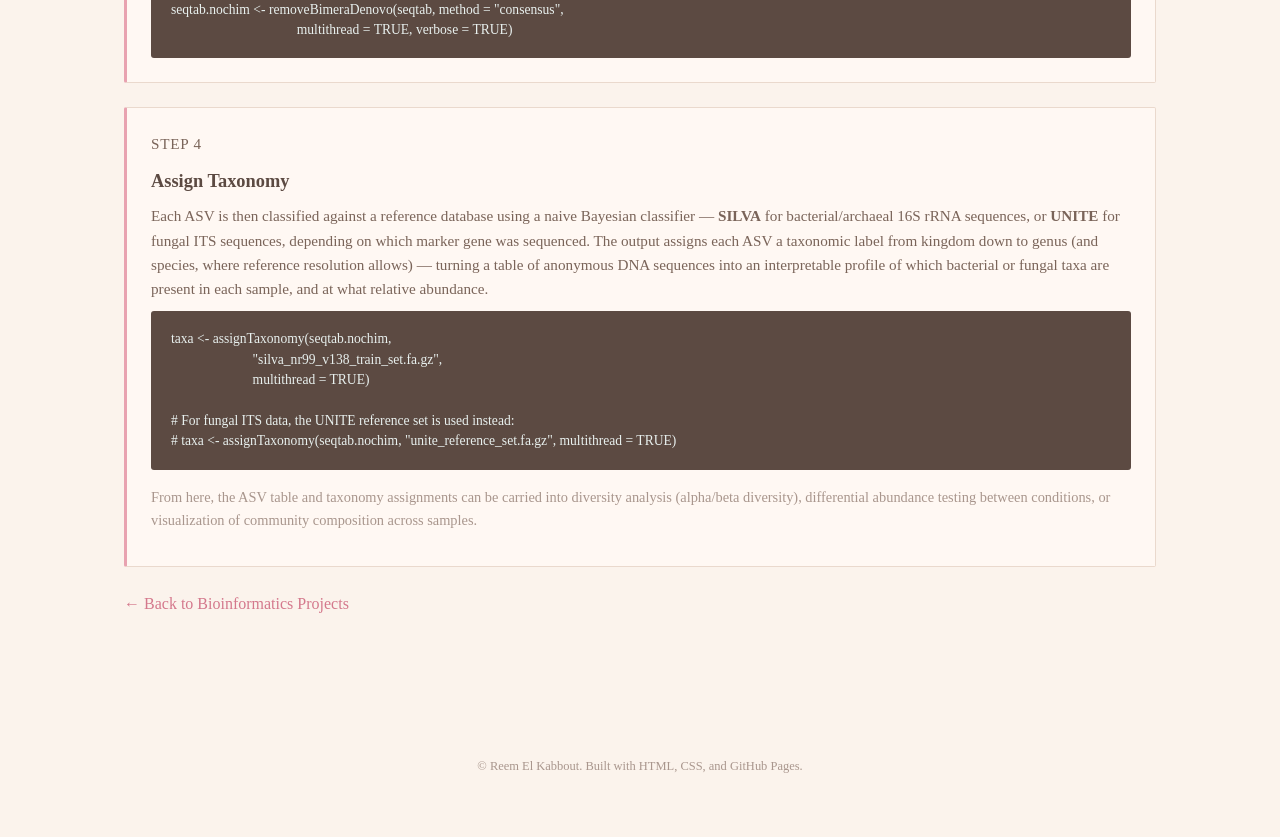
<file: tutorial-dada2-metagenomics.html>
<!DOCTYPE html>
<html lang="en">
<head>
<meta charset="UTF-8">
<meta name="viewport" content="width=device-width, initial-scale=1.0">
<title>Metagenomics Taxonomic Profiling With DADA2 — Reem El Kabbout</title>
<link rel="preconnect" href="https://fonts.googleapis.com">
<link rel="preconnect" href="https://fonts.gstatic.com" crossorigin>
<link href="https://fonts.googleapis.com/css2?family=Source+Serif+4:opsz,wght@8..60,400;8..60,600;8..60,700&family=Inter:wght@400;500;600&family=IBM+Plex+Mono:wght@400;500&display=swap" rel="stylesheet">
<link rel="stylesheet" href="style.css">
</head>
<body>

<header class="nav">
  <div class="nav-inner">
    <a href="index.html" class="nav-brand">Reem<span>Writes</span></a>
    <nav class="nav-links">
      <a href="index.html#bioinformatics">&larr; Back to Bioinformatics</a>
    </nav>
  </div>
</header>

<main>
  <section class="section" style="padding-top:64px;">
    <p class="eyebrow">TUTORIAL &middot; EP. 03</p>
    <h1 style="font-size:2.2rem;">Metagenomic Taxonomic Profiling With DADA2</h1>
    <p class="hero-sub" style="margin-bottom:48px;">
      A walkthrough of the downstream processing steps for amplicon sequencing data in R —
      from filtered FASTQ reads to a taxonomy table identifying bacterial and fungal
      community composition.
    </p>

    <!-- STEP 1 -->
    <article class="panel" style="margin-bottom:24px;">
      <p class="panel-tag">STEP 1</p>
      <h3>Filter &amp; Trim Reads</h3>
      <p>
        Before any biological signal can be extracted, raw paired-end reads need quality
        filtering: trimming low-quality bases, removing reads with ambiguous base calls (N),
        and truncating to a consistent length. This step is critical for DADA2's downstream
        error model — inconsistent read quality or length propagates directly into inaccurate
        sequence variant calls.
      </p>
      <pre class="code-block">library(dada2)

path &lt;- "path/to/fastq_files"
fnFs &lt;- sort(list.files(path, pattern = "_R1.fastq", full.names = TRUE))
fnRs &lt;- sort(list.files(path, pattern = "_R2.fastq", full.names = TRUE))
sample.names &lt;- sapply(strsplit(basename(fnFs), "_R1"), `[`, 1)

filtFs &lt;- file.path(path, "filtered", paste0(sample.names, "_F_filt.fastq.gz"))
filtRs &lt;- file.path(path, "filtered", paste0(sample.names, "_R_filt.fastq.gz"))

out &lt;- filterAndTrim(fnFs, filtFs, fnRs, filtRs,
                      truncLen = c(240, 160),
                      maxN = 0, maxEE = c(2, 2), truncQ = 2,
                      rm.phix = TRUE, compress = TRUE, multithread = TRUE)</pre>
    </article>

    <!-- STEP 2 -->
    <article class="panel" style="margin-bottom:24px;">
      <p class="panel-tag">STEP 2</p>
      <h3>Learn Error Rates &amp; Denoise</h3>
      <p>
        DADA2's core strength is distinguishing true biological sequence variants from
        sequencing errors. It does this by first learning a run-specific error model from
        the data itself — how likely each type of base substitution is, as a function of
        quality score — then using that model to correct reads down to their most likely
        true sequence. This produces <strong>amplicon sequence variants (ASVs)</strong>, a
        higher-resolution alternative to the older OTU-clustering approach, since ASVs
        resolve differences down to a single nucleotide rather than grouping reads by a
        similarity threshold.
      </p>
      <pre class="code-block">errF &lt;- learnErrors(filtFs, multithread = TRUE)
errR &lt;- learnErrors(filtRs, multithread = TRUE)

dadaFs &lt;- dada(filtFs, err = errF, multithread = TRUE)
dadaRs &lt;- dada(filtRs, err = errR, multithread = TRUE)</pre>
    </article>

    <!-- STEP 3 -->
    <article class="panel" style="margin-bottom:24px;">
      <p class="panel-tag">STEP 3</p>
      <h3>Merge Pairs &amp; Build the Sequence Table</h3>
      <p>
        Forward and reverse reads are merged where their overlapping region matches,
        reconstructing the full amplicon sequence. The result is assembled into a
        <strong>sequence table</strong> — samples as rows, unique ASVs as columns, with read
        counts as values. <strong>Chimeras</strong> (artificial sequences formed when two
        different DNA templates get spliced together during PCR) are then identified and
        removed, since they don't represent real organisms and would otherwise inflate
        apparent diversity.
      </p>
      <pre class="code-block">mergers &lt;- mergePairs(dadaFs, filtFs, dadaRs, filtRs, verbose = TRUE)

seqtab &lt;- makeSequenceTable(mergers)

seqtab.nochim &lt;- removeBimeraDenovo(seqtab, method = "consensus",
                                     multithread = TRUE, verbose = TRUE)</pre>
    </article>

    <!-- STEP 4 -->
    <article class="panel" style="margin-bottom:24px;">
      <p class="panel-tag">STEP 4</p>
      <h3>Assign Taxonomy</h3>
      <p>
        Each ASV is then classified against a reference database using a naive Bayesian
        classifier — <strong>SILVA</strong> for bacterial/archaeal 16S rRNA sequences, or
        <strong>UNITE</strong> for fungal ITS sequences, depending on which marker gene was
        sequenced. The output assigns each ASV a taxonomic label from kingdom down to genus
        (and species, where reference resolution allows) — turning a table of anonymous DNA
        sequences into an interpretable profile of which bacterial or fungal taxa are present
        in each sample, and at what relative abundance.
      </p>
      <pre class="code-block">taxa &lt;- assignTaxonomy(seqtab.nochim,
                        "silva_nr99_v138_train_set.fa.gz",
                        multithread = TRUE)

# For fungal ITS data, the UNITE reference set is used instead:
# taxa &lt;- assignTaxonomy(seqtab.nochim, "unite_reference_set.fa.gz", multithread = TRUE)</pre>
      <p style="margin-top:16px; color:var(--grey); font-size:0.9rem;">
        From here, the ASV table and taxonomy assignments can be carried into diversity
        analysis (alpha/beta diversity), differential abundance testing between conditions,
        or visualization of community composition across samples.
      </p>
    </article>

    <a href="index.html#bioinformatics">&larr; Back to Bioinformatics Projects</a>
  </section>
</main>

<footer class="footer">
  <p>&copy; <span id="year"></span> Reem El Kabbout. Built with HTML, CSS, and GitHub Pages.</p>
</footer>
<script src="script.js"></script>
</body>
</html>
</file>
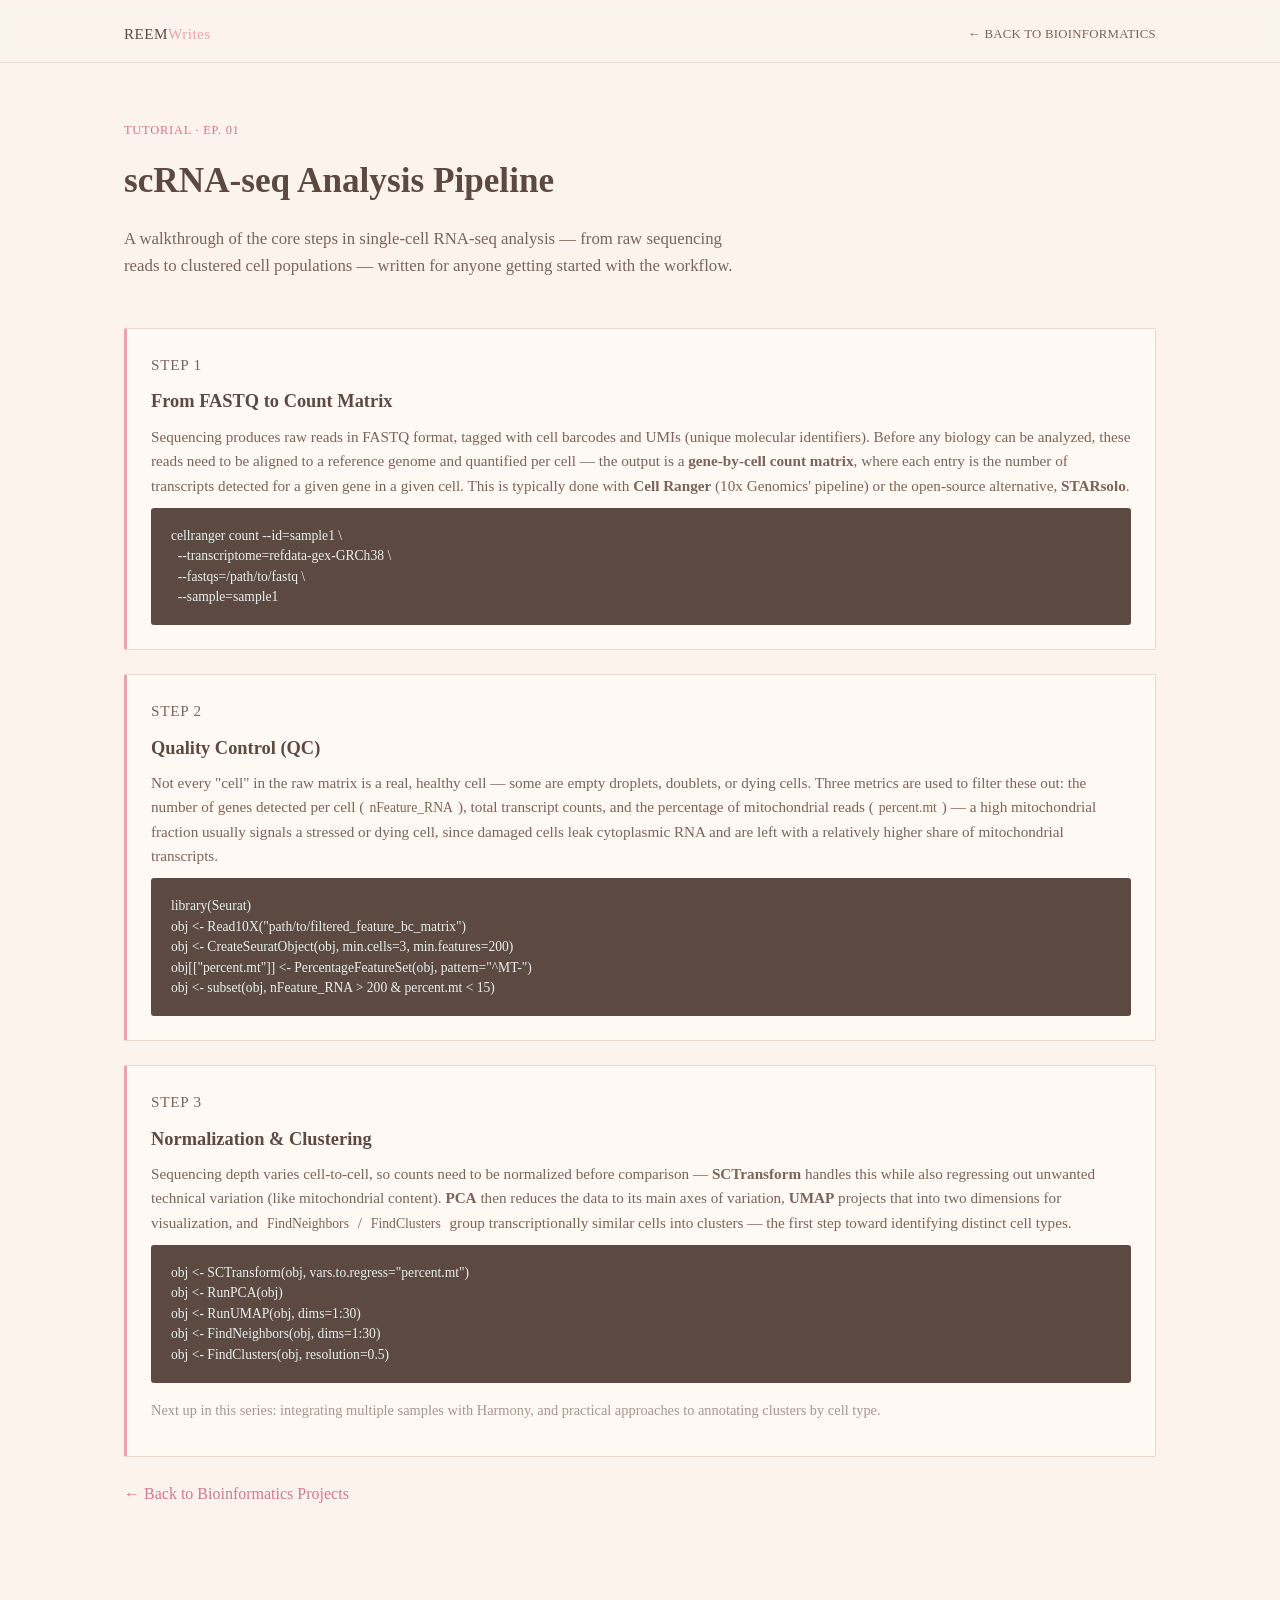
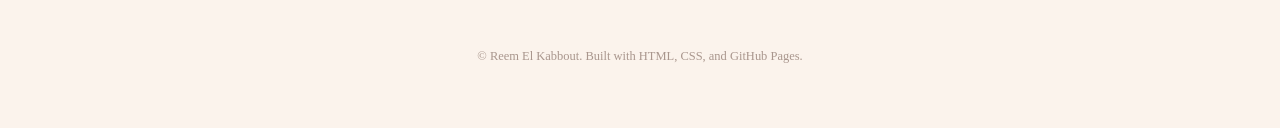
<file: tutorial-scrna-seq.html>
<!DOCTYPE html>
<html lang="en">
<head>
<meta charset="UTF-8">
<meta name="viewport" content="width=device-width, initial-scale=1.0">
<title>scRNA-seq Pipeline — Reem El Kabbout</title>
<link rel="preconnect" href="https://fonts.googleapis.com">
<link rel="preconnect" href="https://fonts.gstatic.com" crossorigin>
<link href="https://fonts.googleapis.com/css2?family=Source+Serif+4:opsz,wght@8..60,400;8..60,600;8..60,700&family=Inter:wght@400;500;600&family=IBM+Plex+Mono:wght@400;500&display=swap" rel="stylesheet">
<link rel="stylesheet" href="style.css">
</head>
<body>

<header class="nav">
  <div class="nav-inner">
    <a href="index.html" class="nav-brand">REEM<span>Writes</span></a>
    <nav class="nav-links">
      <a href="index.html#bioinformatics">&larr; Back to Bioinformatics</a>
    </nav>
  </div>
</header>

<main>
  <section class="section" style="padding-top:64px;">
    <p class="eyebrow">TUTORIAL &middot; EP. 01</p>
    <h1 style="font-size:2.2rem;">scRNA-seq Analysis Pipeline</h1>
    <p class="hero-sub" style="margin-bottom:48px;">
      A walkthrough of the core steps in single-cell RNA-seq analysis — from raw sequencing
      reads to clustered cell populations — written for anyone getting started with the workflow.
    </p>

    <!-- STEP 1 -->
    <article class="panel" style="margin-bottom:24px;">
      <p class="panel-tag">STEP 1</p>
      <h3>From FASTQ to Count Matrix</h3>
      <p>
        Sequencing produces raw reads in FASTQ format, tagged with cell barcodes and UMIs
        (unique molecular identifiers). Before any biology can be analyzed, these reads need
        to be aligned to a reference genome and quantified per cell — the output is a
        <strong>gene-by-cell count matrix</strong>, where each entry is the number of transcripts
        detected for a given gene in a given cell. This is typically done with
        <strong>Cell Ranger</strong> (10x Genomics' pipeline) or the open-source alternative,
        <strong>STARsolo</strong>.
      </p>
      <pre class="code-block">cellranger count --id=sample1 \
  --transcriptome=refdata-gex-GRCh38 \
  --fastqs=/path/to/fastq \
  --sample=sample1</pre>
    </article>

    <!-- STEP 2 -->
    <article class="panel" style="margin-bottom:24px;">
      <p class="panel-tag">STEP 2</p>
      <h3>Quality Control (QC)</h3>
      <p>
        Not every "cell" in the raw matrix is a real, healthy cell — some are empty droplets,
        doublets, or dying cells. Three metrics are used to filter these out:
        the number of genes detected per cell (<code>nFeature_RNA</code>), total transcript
        counts, and the percentage of mitochondrial reads (<code>percent.mt</code>) — a high
        mitochondrial fraction usually signals a stressed or dying cell, since damaged cells leak
        cytoplasmic RNA and are left with a relatively higher share of mitochondrial transcripts.
      </p>
      <pre class="code-block">library(Seurat)
obj &lt;- Read10X("path/to/filtered_feature_bc_matrix")
obj &lt;- CreateSeuratObject(obj, min.cells=3, min.features=200)
obj[["percent.mt"]] &lt;- PercentageFeatureSet(obj, pattern="^MT-")
obj &lt;- subset(obj, nFeature_RNA &gt; 200 &amp; percent.mt &lt; 15)</pre>
    </article>

    <!-- STEP 3 -->
    <article class="panel" style="margin-bottom:24px;">
      <p class="panel-tag">STEP 3</p>
      <h3>Normalization &amp; Clustering</h3>
      <p>
        Sequencing depth varies cell-to-cell, so counts need to be normalized before comparison —
        <strong>SCTransform</strong> handles this while also regressing out unwanted technical
        variation (like mitochondrial content). <strong>PCA</strong> then reduces the data to its
        main axes of variation, <strong>UMAP</strong> projects that into two dimensions for
        visualization, and <code>FindNeighbors</code> / <code>FindClusters</code> group
        transcriptionally similar cells into clusters — the first step toward identifying
        distinct cell types.
      </p>
      <pre class="code-block">obj &lt;- SCTransform(obj, vars.to.regress="percent.mt")
obj &lt;- RunPCA(obj)
obj &lt;- RunUMAP(obj, dims=1:30)
obj &lt;- FindNeighbors(obj, dims=1:30)
obj &lt;- FindClusters(obj, resolution=0.5)</pre>
      <p style="margin-top:16px; color:var(--grey); font-size:0.9rem;">
        Next up in this series: integrating multiple samples with Harmony, and practical
        approaches to annotating clusters by cell type.
      </p>
    </article>

    <a href="index.html#bioinformatics">&larr; Back to Bioinformatics Projects</a>
  </section>
</main>

<footer class="footer">
  <p>&copy; <span id="year"></span> Reem El Kabbout. Built with HTML, CSS, and GitHub Pages.</p>
</footer>
<script src="script.js"></script>
</body>
</html>
</file>
<file: style.css>
:root {
  --paper: #FBF3EC;      /* warm beige background */
  --panel: #FFF8F3;      /* slightly lighter beige for cards */
  --ink: #5C4A42;        /* soft warm brown-black for text */
  --ink-soft: #7A6459;   /* muted brown for secondary text */
  --teal: #E8A2B0;       /* baby pink — primary accent */
  --teal-dark: #D4788C;  /* deeper rose pink, for buttons/links/hover */
  --rust: #C97B6D;       /* warm terracotta-pink for emphasis */
  --grey: #A9968D;       /* beige-grey for captions/labels */
  --line: #EAD9CD;       /* soft beige-pink hairline dividers */
}

* { box-sizing: border-box; }

html { scroll-behavior: smooth; }

@media (prefers-reduced-motion: reduce) {
  html { scroll-behavior: auto; }
  * { animation: none !important; transition: none !important; }
}

body {
  margin: 0;
  background: var(--paper);
  color: var(--ink);
  font-family: var(--font-body);
  line-height: 1.6;
}

h1, h2, h3 {
  font-family: var(--font-display);
  color: var(--ink);
  margin: 0 0 0.4em;
  font-weight: 600;
}

a {
  color: var(--teal-dark);
  text-decoration: none;
}
a:hover { text-decoration: underline; }

a:focus-visible,
button:focus-visible {
  outline: 2px solid var(--rust);
  outline-offset: 3px;
}

/* --- Sequence ruler (signature element) --- */
.ruler {
  position: sticky;
  top: 0;
  z-index: 100;
  height: 6px;
  background-image: repeating-linear-gradient(
    90deg,
    var(--line) 0, var(--line) 1px,
    transparent 1px, transparent 24px
  );
  background-color: rgba(251, 243, 236, 0.9);
}
.ruler-fill {
  height: 100%;
  width: 0%;
  background: var(--teal);
  transition: width 0.1s linear;
}

/* --- Nav --- */
.nav {
  position: sticky;
  top: 6px;
  z-index: 99;
  background: rgba(251, 243, 236, 0.92);
  backdrop-filter: blur(6px);
  border-bottom: 1px solid var(--line);
}
.nav-inner {
  max-width: 1080px;
  margin: 0 auto;
  padding: 16px 24px;
  display: flex;
  align-items: center;
  justify-content: space-between;
}
.nav-brand {
  font-family: var(--font-mono);
  font-weight: 500;
  letter-spacing: 0.03em;
  color: var(--ink);
  font-size: 0.95rem;
}
.nav-brand span { color: var(--teal); }
.nav-brand:hover { text-decoration: none; }

.nav-links {
  display: flex;
  gap: 28px;
}
.nav-links a {
  font-family: var(--font-mono);
  font-size: 0.8rem;
  letter-spacing: 0.02em;
  color: var(--ink-soft);
  text-transform: uppercase;
}
.nav-links a:hover { color: var(--teal-dark); }

.nav-toggle {
  display: none;
  flex-direction: column;
  gap: 5px;
  background: none;
  border: none;
  cursor: pointer;
  padding: 8px;
}
.nav-toggle span {
  width: 22px;
  height: 2px;
  background: var(--ink);
}

/* --- Layout --- */
.section {
  max-width: 1080px;
  margin: 0 auto;
  padding: 96px 24px;
  scroll-margin-top: 80px;
}

.eyebrow {
  font-family: var(--font-mono);
  font-size: 0.78rem;
  letter-spacing: 0.06em;
  text-transform: uppercase;
  color: var(--teal-dark);
  margin: 0 0 12px;
}
.hero-eyebrow {
  font-size: 1.1rem;
}

/* --- Hero --- */
.hero {
  padding-top: 120px;
  padding-bottom: 72px;
}
.hero h1 {
  font-size: clamp(2.4rem, 6vw, 4rem);
  margin-bottom: 0.3em;
}
.hero-sub {
  max-width: 620px;
  font-size: 1.05rem;
  color: var(--ink-soft);
}
.hero-actions {
  display: flex;
  gap: 16px;
  margin: 32px 0 56px;
  flex-wrap: wrap;
}
.btn {
  font-family: var(--font-mono);
  font-size: 0.85rem;
  text-transform: uppercase;
  letter-spacing: 0.03em;
  padding: 12px 22px;
  border-radius: 2px;
  border: 1px solid var(--teal-dark);
}
.btn:hover { text-decoration: none; }
.btn-primary {
  background: var(--teal-dark);
  color: var(--paper);
}
.btn-primary:hover { background: var(--teal); }
.btn-ghost {
  background: transparent;
  color: var(--teal-dark);
}
.btn-ghost:hover { background: rgba(212, 120, 140, 0.08); }

.hero-stats {
  display: flex;
  gap: 48px;
  margin: 0;
  padding-top: 32px;
  border-top: 1px solid var(--line);
  flex-wrap: wrap;
}
.hero-stats dt {
  font-family: var(--font-mono);
  font-size: 0.75rem;
  text-transform: uppercase;
  color: var(--grey);
  margin-bottom: 4px;
}
.hero-stats dd {
  margin: 0;
  font-family: var(--font-display);
  font-size: 1.8rem;
  color: var(--teal-dark);
}

/* --- Grids & panels --- */
.grid { display: grid; gap: 20px; }
.grid-4up { grid-template-columns: repeat(4, 1fr); }
.grid-2up { grid-template-columns: repeat(2, 1fr); }

.panel, .project-card {
  background: var(--panel);
  border: 1px solid var(--line);
  border-left: 3px solid var(--teal);
  padding: 24px;
  border-radius: 2px;
}
.panel-tag {
  font-family: var(--font-mono);
  font-size: 0.7rem;
  letter-spacing: 0.05em;
  color: var(--grey);
  margin: 0 0 10px;
}
.panel h3, .project-card h3 {
  font-size: 1.15rem;
  margin-bottom: 8px;
}
.panel p, .project-card p {
  color: var(--ink-soft);
  font-size: 0.95rem;
  margin: 0 0 10px;
}
.project-card a {
  font-family: var(--font-mono);
  font-size: 0.85rem;
}

/* --- Publications --- */
.pub-list {
  list-style: none;
  margin: 0;
  padding: 0;
  border-top: 1px solid var(--line);
}
.pub-item {
  display: flex;
  align-items: baseline;
  gap: 24px;
  padding: 22px 0;
  border-bottom: 1px solid var(--line);
}
.pub-year {
  font-family: var(--font-mono);
  color: var(--teal-dark);
  font-size: 0.9rem;
  width: 48px;
  flex-shrink: 0;
}
.pub-body { flex: 1; }
.pub-title {
  font-family: var(--font-display);
  font-size: 1.1rem;
  margin: 0 0 4px;
}
.pub-meta {
  font-size: 0.88rem;
  color: var(--grey);
  margin: 0;
}
.pub-link {
  font-family: var(--font-mono);
  font-size: 0.8rem;
  white-space: nowrap;
}

/* --- Contact --- */
.contact-sub {
  color: var(--ink-soft);
  max-width: 480px;
}
.contact-links {
  display: flex;
  gap: 28px;
  flex-wrap: wrap;
  margin-top: 24px;
  font-family: var(--font-mono);
  font-size: 0.95rem;
}

/* --- Footer --- */
.footer {
  text-align: center;
  padding: 32px 24px 48px;
  font-family: var(--font-mono);
  font-size: 0.78rem;
  color: var(--grey);
}

/* --- Responsive --- */
@media (max-width: 1100px) {
  .grid-4up, .grid-2up { grid-template-columns: 1fr; }

  .nav-toggle { display: flex; }
  .nav-links {
    position: absolute;
    top: 100%;
    left: 0;
    right: 0;
    background: var(--paper);
    flex-direction: column;
    gap: 0;
    border-bottom: 1px solid var(--line);
    display: none;
  }
  .nav-links.open { display: flex; }
  .nav-links a {
    padding: 16px 24px;
    border-top: 1px solid var(--line);
  }

  .pub-item { flex-wrap: wrap; }
  .pub-link { width: 100%; }
}
.hero-quote {
  margin: 40px 0 0;
  padding: 24px 0 24px 24px;
  border-left: 3px solid var(--teal);
  font-family: var(--font-display);
  font-style: italic;
  font-size: 2.5rem;
  color: var(--ink-soft);
  max-width: 560px;
}
.project-cover {
  width: 300px;
  height: 130px;
  object-fit: cover;
  border-radius: 2px;
  border: 1px solid var(--line);
  display: block;
  margin: 0 0 16px;
}
.profile-pic {
  width: 150px;
  height: 150px;
  border-radius: 50%;
  object-fit: cover;
  border: 3px solid var(--panel);
  box-shadow: 0 0 0 1px var(--line);
  margin-bottom: 20px;
  display: block;
}
.code-block {
  background: var(--ink);
  color: #E8F0EE;
  font-family: var(--font-mono);
  font-size: 0.85rem;
  padding: 18px 20px;
  border-radius: 3px;
  overflow-x: auto;
  line-height: 1.5;
  margin: 0;
}
code {
  font-family: var(--font-mono);
  background: var(--panel);
  padding: 1px 5px;
  border-radius: 2px;
  font-size: 0.9em;
}
.about-text {
  color: var(--ink-soft);
  font-size: 1.02rem;
  line-height: 1.75;
  margin-bottom: 22px;
  max-width: 640px;
}
</file>
